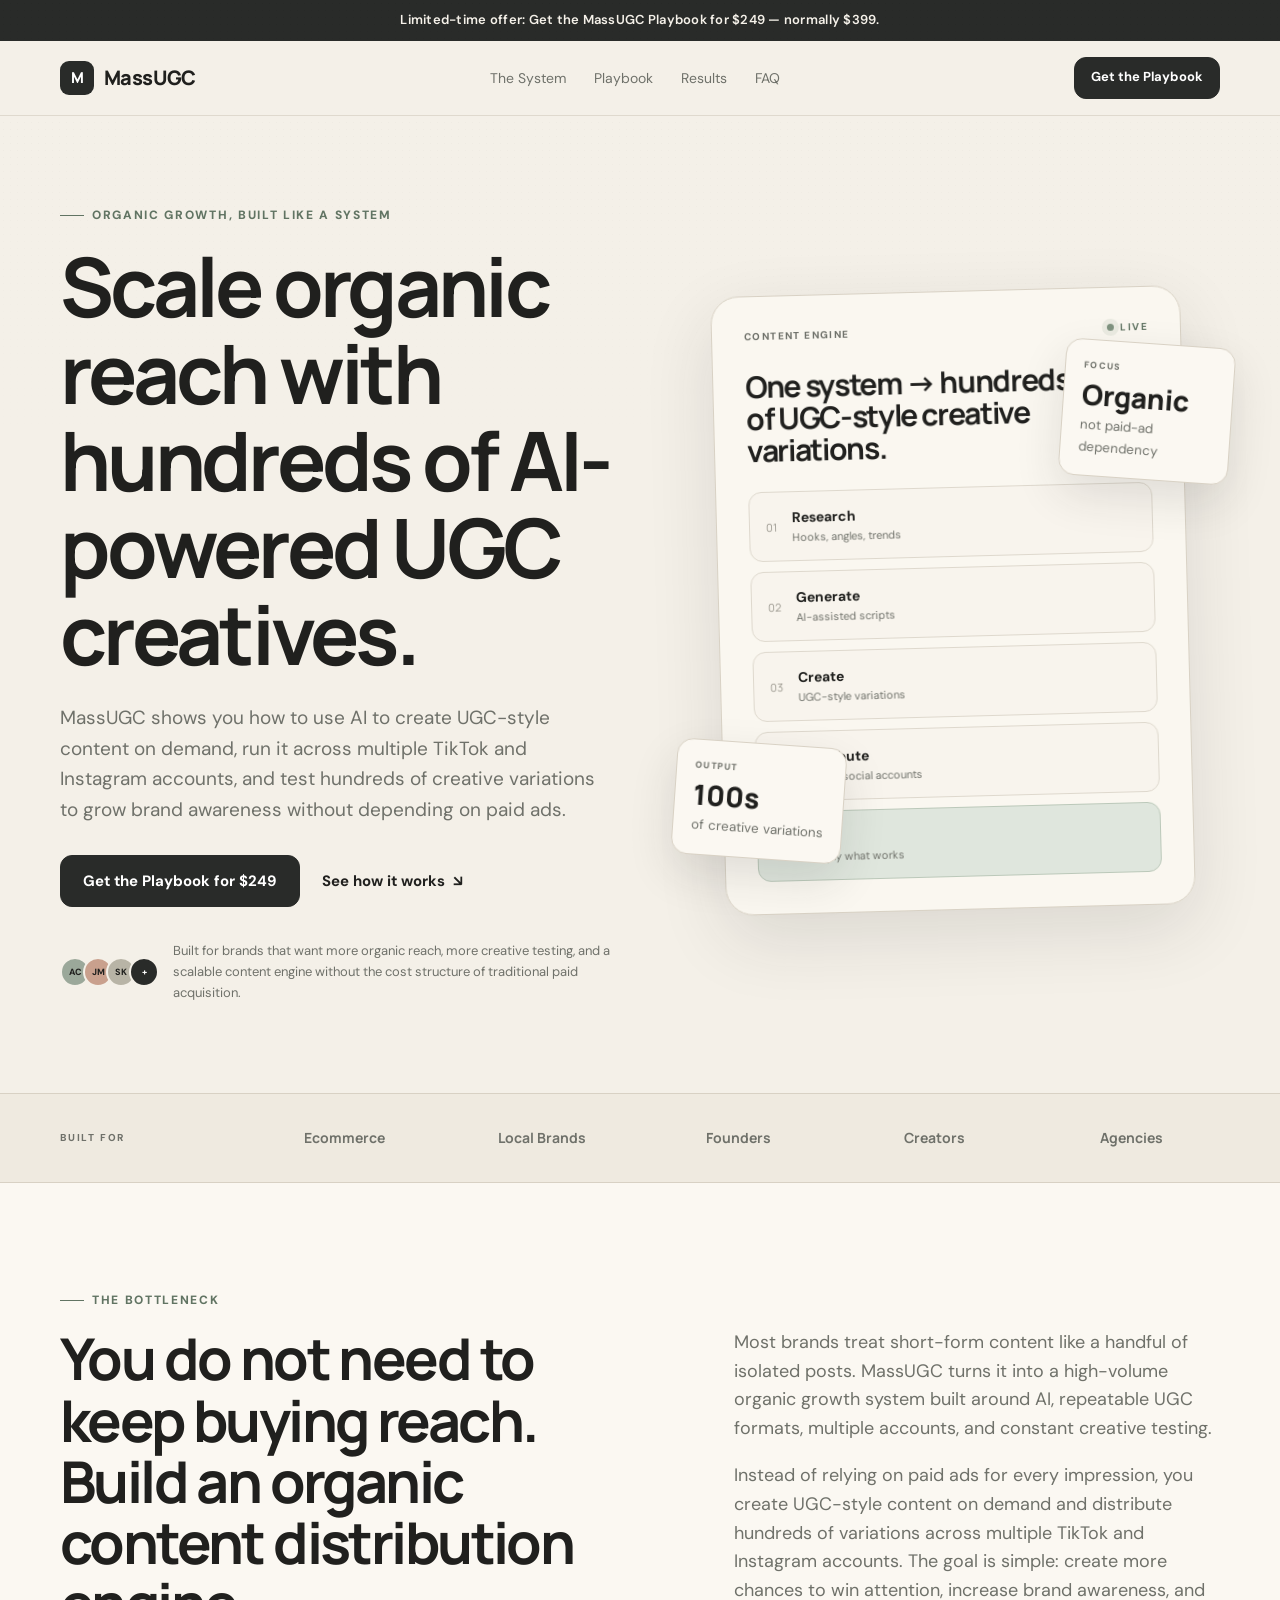
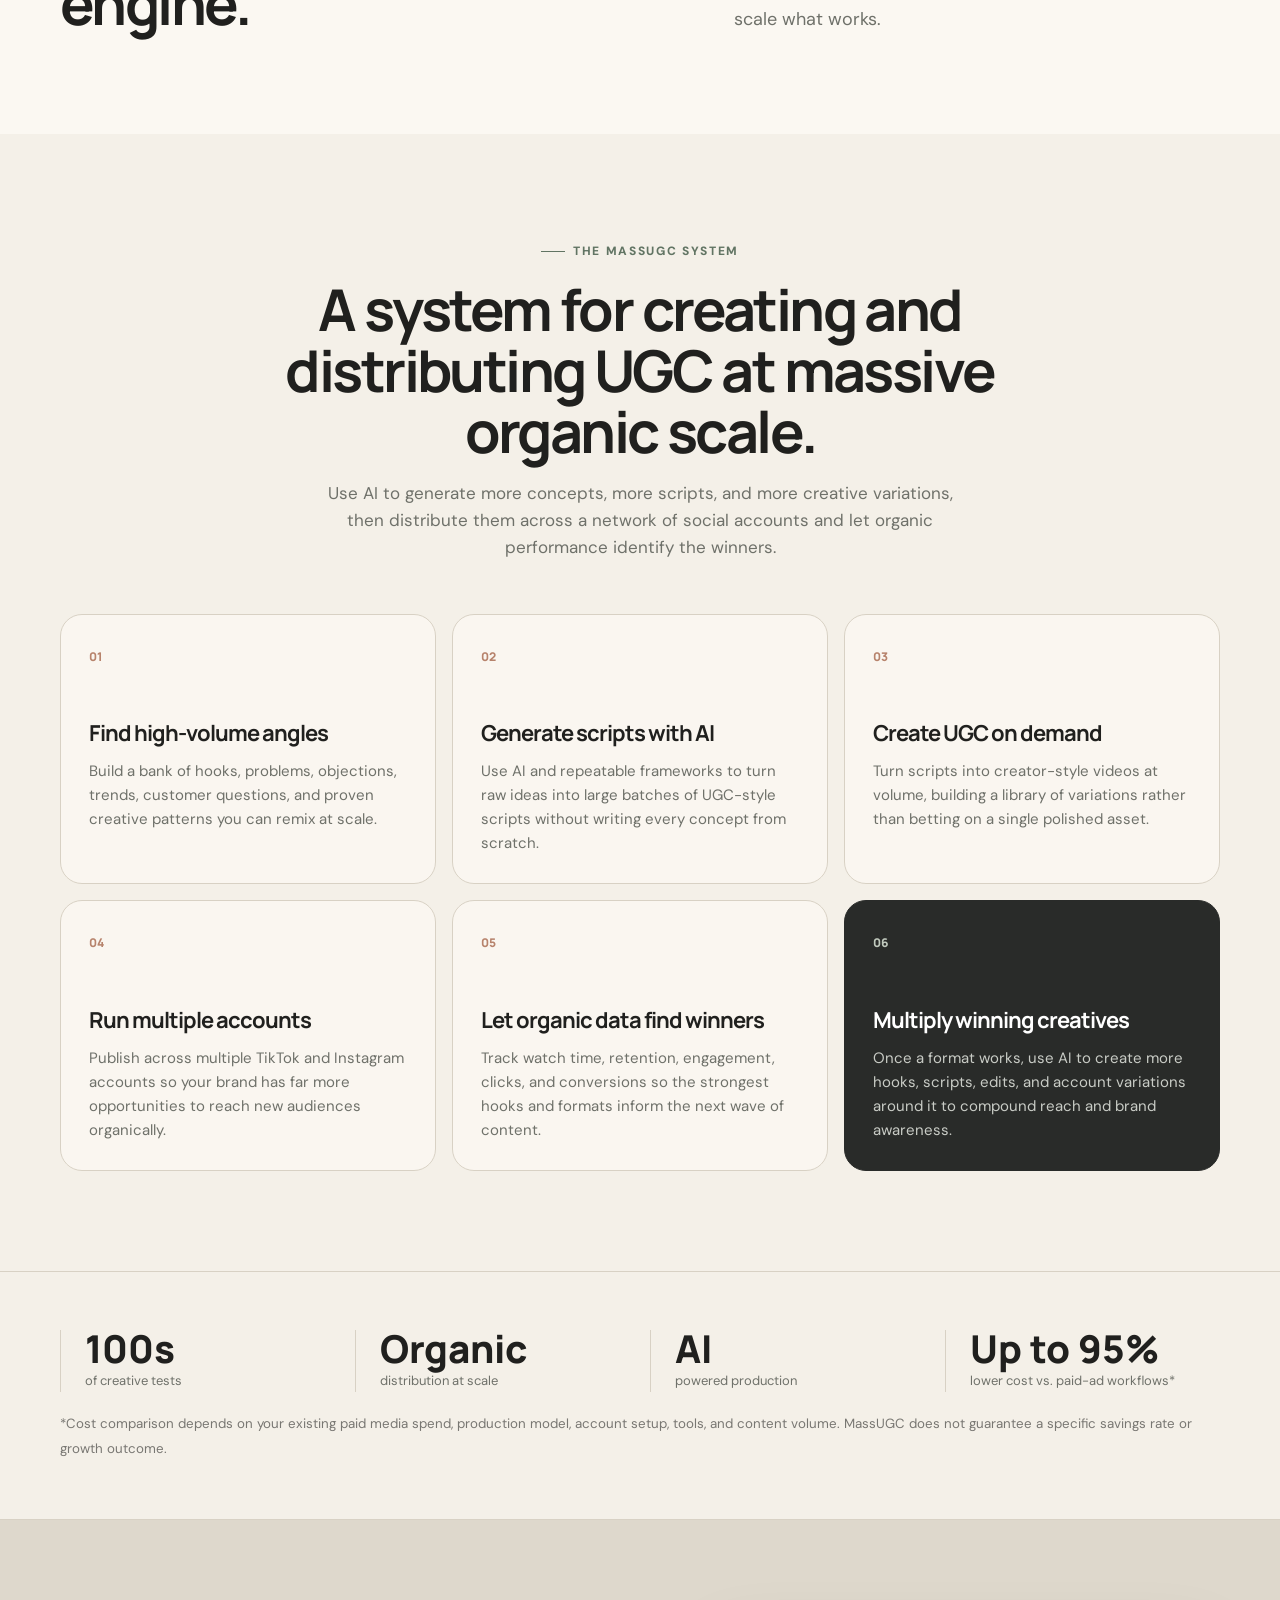
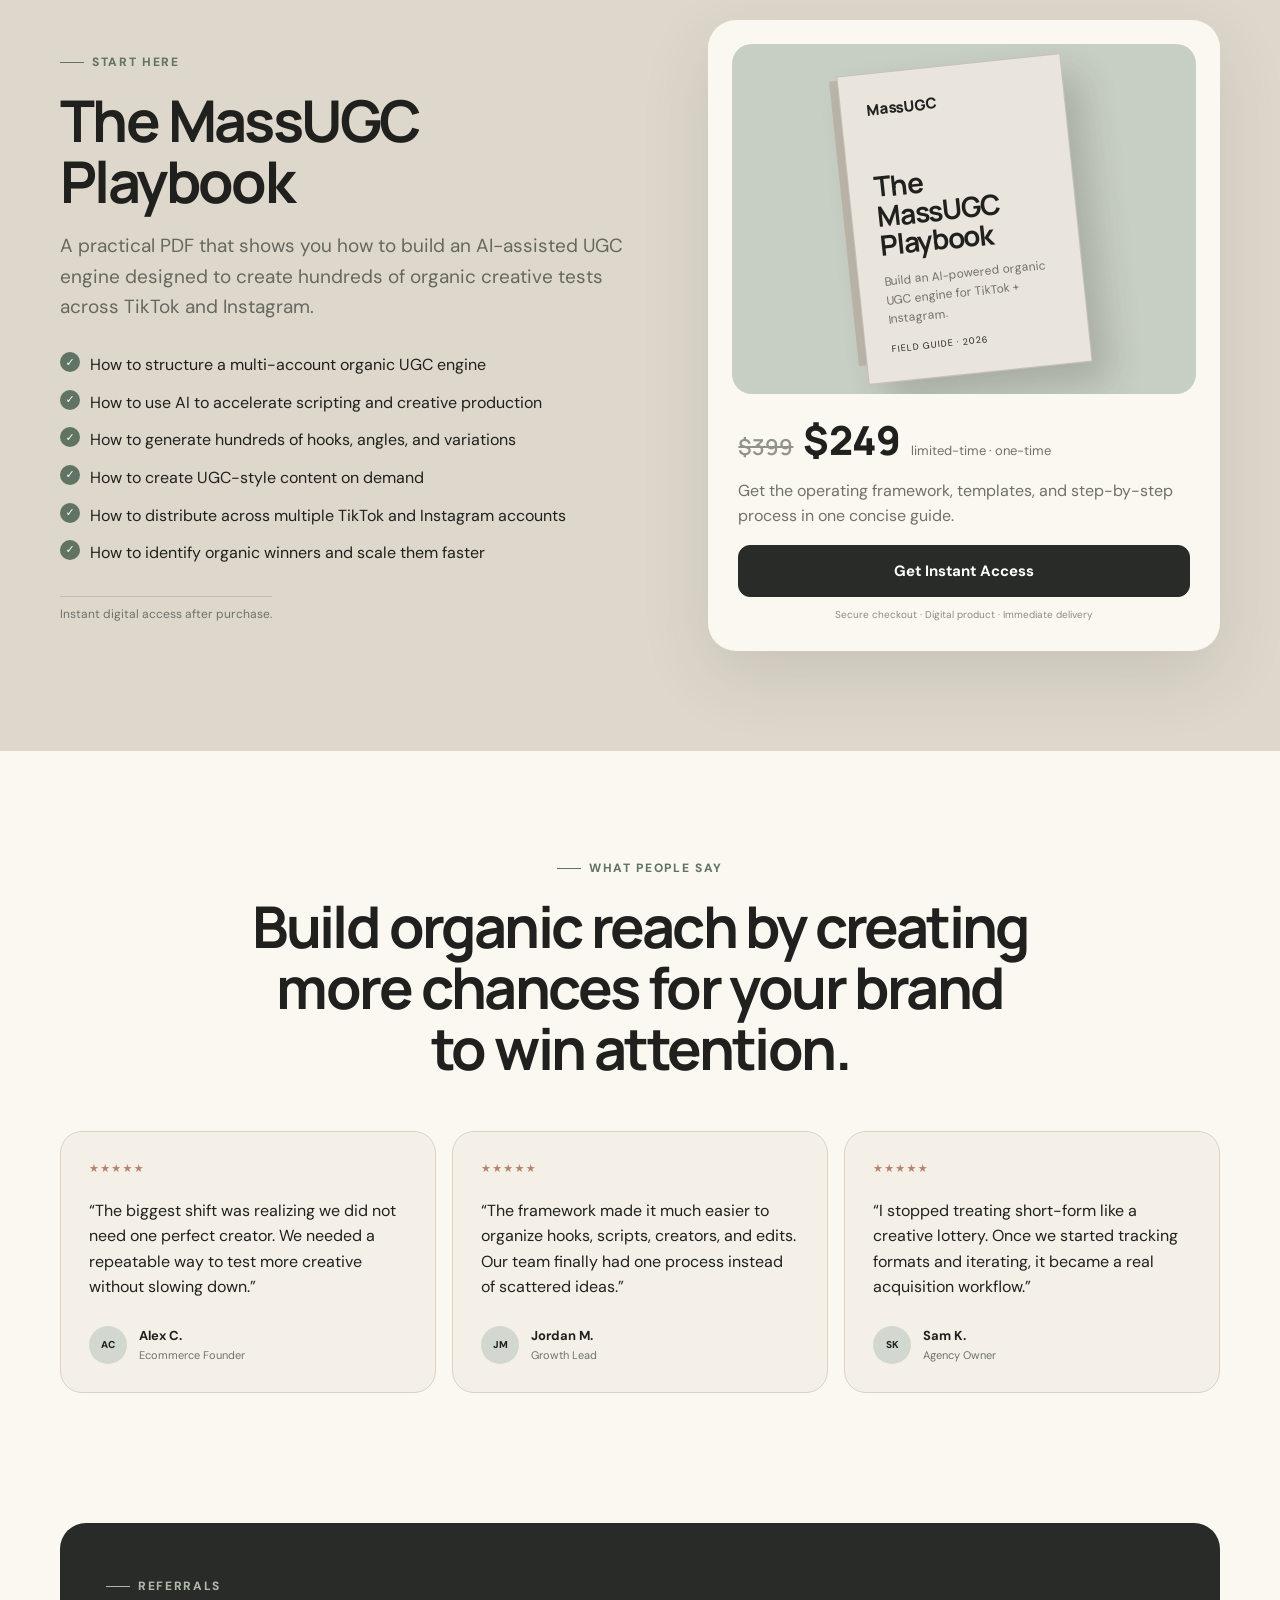
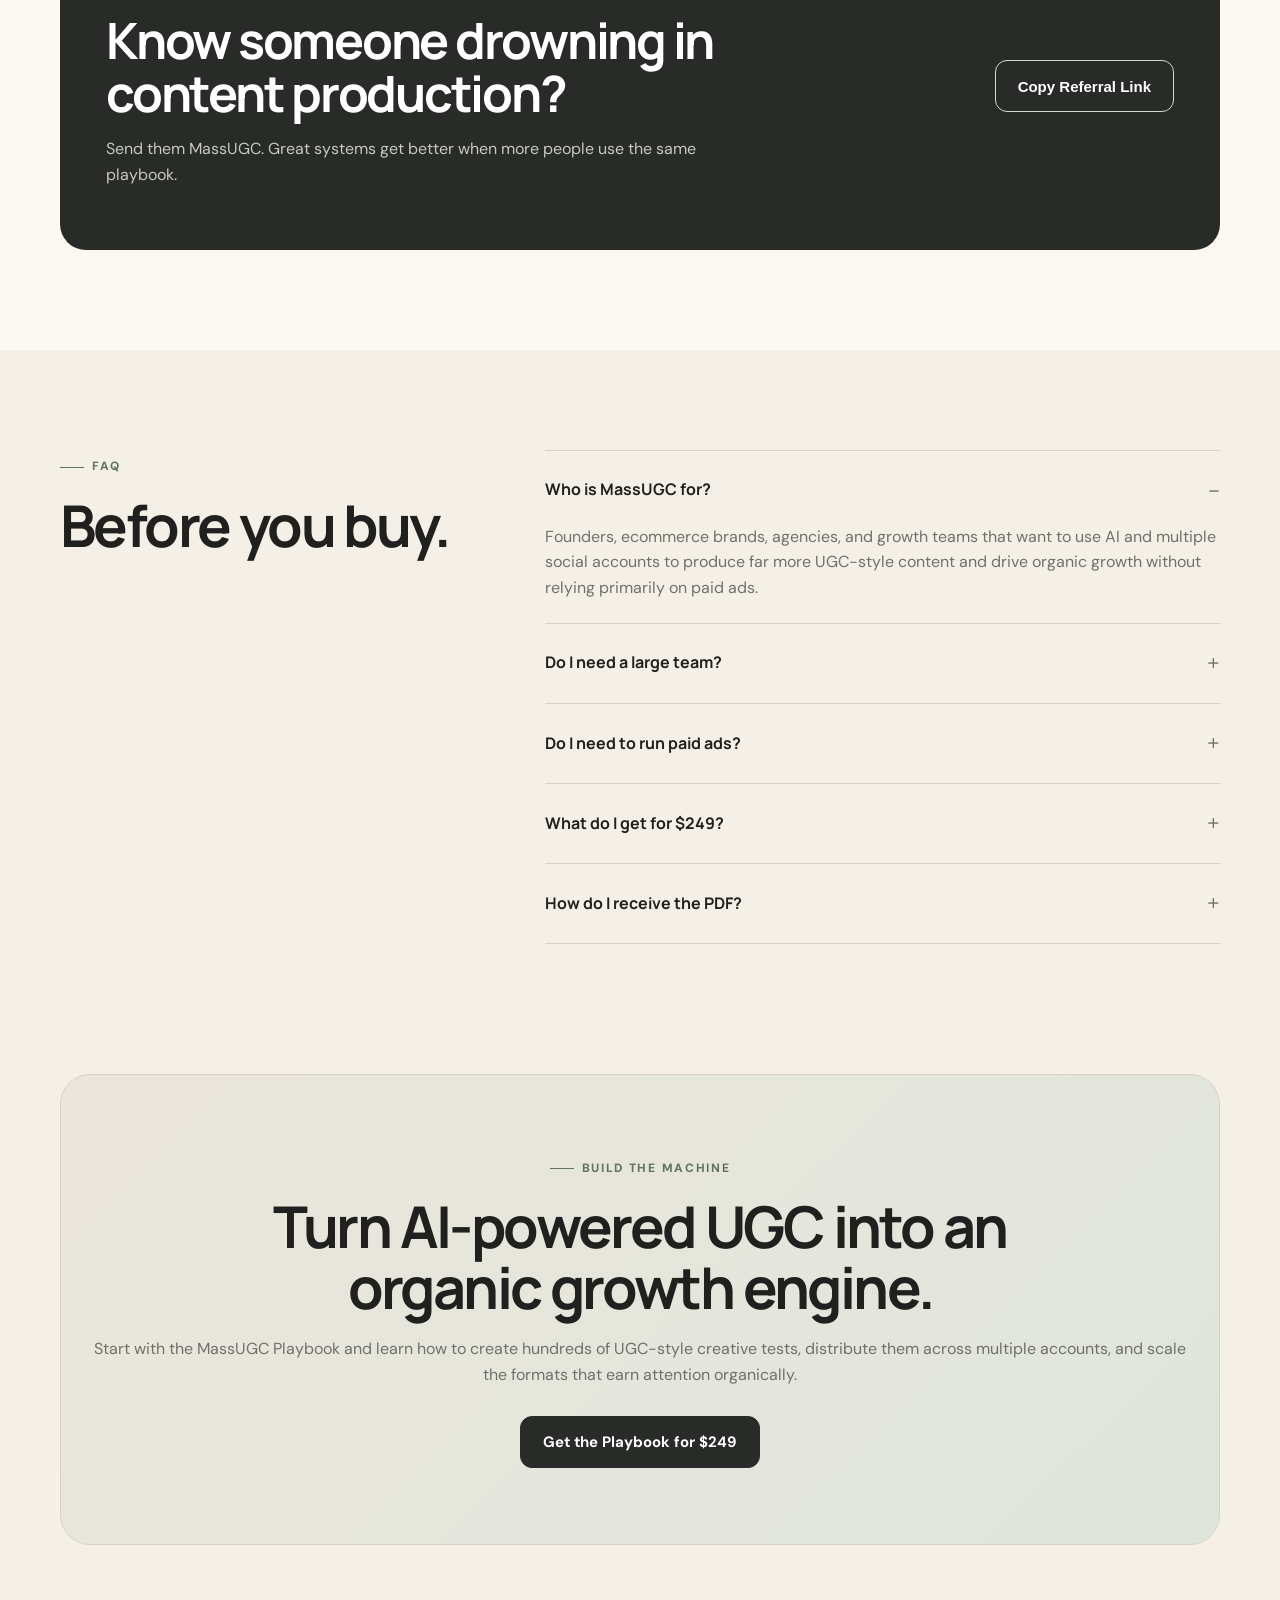
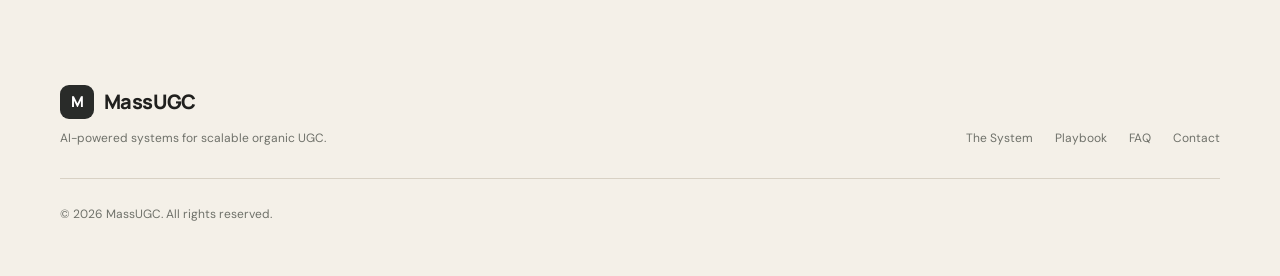
<file: index.html>
<!DOCTYPE html>
<html lang="en">
<head>
  <meta charset="UTF-8" />
  <meta name="viewport" content="width=device-width, initial-scale=1.0" />
  <title>MassUGC — Build a Scalable UGC Content Engine</title>
  <meta name="description" content="MassUGC shows brands how to use AI to create UGC-style content on demand, distribute hundreds of creative variations across multiple TikTok and Instagram accounts, and drive organic growth without relying on paid ads." />
  <link rel="preconnect" href="https://fonts.googleapis.com">
  <link rel="preconnect" href="https://fonts.gstatic.com" crossorigin>
  <link href="https://fonts.googleapis.com/css2?family=DM+Sans:wght@400;500;600;700&family=Manrope:wght@500;600;700;800&display=swap" rel="stylesheet">
  <style>
:root {
  --bg: #f4f0e8;
  --bg-2: #ebe5da;
  --card: #fbf8f2;
  --ink: #20201e;
  --muted: #6f716a;
  --line: #d8d1c4;
  --sage: #7f927f;
  --sage-dark: #617463;
  --clay: #b7836c;
  --charcoal: #292b29;
  --shadow: 0 24px 70px rgba(43, 43, 38, .12);
  --radius: 22px;
  --radius-sm: 14px;
}

* { box-sizing: border-box; }
html { scroll-behavior: smooth; }
body {
  margin: 0;
  font-family: "DM Sans", system-ui, sans-serif;
  color: var(--ink);
  background: var(--bg);
  line-height: 1.6;
  -webkit-font-smoothing: antialiased;
}
body::before {
  content: "";
  position: fixed;
  inset: 0;
  pointer-events: none;
  opacity: .16;
  background-image: radial-gradient(rgba(32,32,30,.25) .45px, transparent .45px);
  background-size: 7px 7px;
  mask-image: linear-gradient(to bottom, rgba(0,0,0,.7), transparent 55%);
}

a { color: inherit; text-decoration: none; }
button, a { -webkit-tap-highlight-color: transparent; }
.container { width: min(1160px, calc(100% - 40px)); margin: 0 auto; }
.section { padding: 100px 0; }

.announcement {
  padding: 10px 20px;
  text-align: center;
  font-size: 13px;
  font-weight: 600;
  letter-spacing: .02em;
  background: var(--charcoal);
  color: #f6f2ea;
}

.nav-wrap {
  position: sticky;
  top: 0;
  z-index: 50;
  background: rgba(244, 240, 232, .86);
  backdrop-filter: blur(14px);
  border-bottom: 1px solid rgba(216, 209, 196, .75);
}
.nav { height: 74px; display: flex; align-items: center; justify-content: space-between; gap: 20px; }
.brand { display: inline-flex; align-items: center; gap: 10px; font-family: "Manrope", sans-serif; font-weight: 800; font-size: 20px; letter-spacing: -.03em; }
.brand-mark { width: 34px; height: 34px; border-radius: 9px; display: grid; place-items: center; background: var(--charcoal); color: white; font-size: 15px; }
.nav-links { display: flex; gap: 28px; font-size: 14px; color: var(--muted); }
.nav-links a:hover { color: var(--ink); }

.btn {
  display: inline-flex;
  align-items: center;
  justify-content: center;
  min-height: 52px;
  padding: 0 22px;
  border-radius: 12px;
  background: var(--charcoal);
  color: #fff;
  font-weight: 700;
  font-size: 15px;
  border: 1px solid var(--charcoal);
  transition: .2s ease;
  cursor: pointer;
}
.btn:hover { transform: translateY(-2px); box-shadow: 0 12px 26px rgba(41,43,41,.16); }
.btn-small { min-height: 42px; padding: 0 16px; font-size: 13px; }
.btn-secondary { background: transparent; color: var(--ink); border-color: var(--ink); }
.btn-full { width: 100%; }
.text-link { font-weight: 700; font-size: 15px; }
.text-link span { display: inline-block; margin-left: 4px; transition: transform .2s; }
.text-link:hover span { transform: translate(3px, 3px); }

.hero { padding-top: 82px; padding-bottom: 90px; overflow: hidden; }
.hero-grid { display: grid; grid-template-columns: 1.02fr .98fr; gap: 70px; align-items: center; }
.eyebrow { display: inline-flex; align-items: center; gap: 8px; margin-bottom: 18px; text-transform: uppercase; letter-spacing: .14em; font-size: 12px; font-weight: 800; color: var(--sage-dark); }
.eyebrow::before { content: ""; width: 24px; height: 1px; background: currentColor; }
h1, h2, h3 { font-family: "Manrope", sans-serif; margin: 0; line-height: 1.06; letter-spacing: -.045em; }
h1 { font-size: clamp(50px, 6.5vw, 82px); max-width: 830px; }
h2 { font-size: clamp(38px, 4.5vw, 58px); }
h3 { font-size: 22px; }
.hero-sub { max-width: 700px; font-size: 19px; color: var(--muted); margin: 26px 0 30px; }
.hero-actions { display: flex; align-items: center; gap: 22px; flex-wrap: wrap; }
.mini-proof { display: flex; align-items: center; gap: 14px; margin-top: 34px; max-width: 620px; }
.mini-proof p { margin: 0; font-size: 13px; color: var(--muted); }
.avatars { display: flex; }
.avatars span { width: 30px; height: 30px; border-radius: 50%; display: grid; place-items: center; margin-left: -7px; background: #d9d1c4; border: 2px solid var(--bg); font-size: 9px; font-weight: 800; }
.avatars span:first-child { margin-left: 0; background: #9ba89a; }
.avatars span:nth-child(2) { background: #c9a08d; }
.avatars span:nth-child(3) { background: #b8b4a6; }
.avatars span:last-child { background: var(--charcoal); color: white; }

.hero-visual { position: relative; min-height: 520px; display: grid; place-items: center; }
.visual-card { border: 1px solid var(--line); background: rgba(251,248,242,.86); backdrop-filter: blur(8px); box-shadow: var(--shadow); }
.main-card { width: min(100%, 470px); border-radius: 28px; padding: 32px; transform: rotate(-1.5deg); }
.card-topline { display: flex; align-items: center; justify-content: space-between; font-size: 10px; letter-spacing: .14em; font-weight: 800; color: var(--muted); }
.status-dot { color: var(--sage-dark); }
.status-dot::before { content: ""; display: inline-block; width: 7px; height: 7px; border-radius: 50%; margin-right: 6px; background: var(--sage); box-shadow: 0 0 0 5px rgba(127,146,127,.12); }
.main-card h3 { font-size: 30px; margin: 26px 0; max-width: 340px; }
.content-flow { display: grid; gap: 10px; }
.flow-item { display: flex; align-items: center; gap: 15px; padding: 14px 16px; border: 1px solid #ded8cd; border-radius: 13px; background: #f8f4ed; }
.flow-item > span { font-family: "Manrope"; color: #99968d; font-size: 11px; }
.flow-item div { display: grid; }
.flow-item strong { font-size: 14px; }
.flow-item small { color: var(--muted); font-size: 11px; }
.flow-item.active { background: #dfe6dd; border-color: #bbc8b9; }
.floating-card { position: absolute; width: 170px; padding: 18px; border-radius: 16px; border: 1px solid var(--line); background: var(--card); box-shadow: 0 18px 45px rgba(43,43,38,.12); display: grid; }
.floating-card .kicker { font-size: 9px; letter-spacing: .14em; font-weight: 800; color: var(--muted); }
.floating-card strong { font: 800 28px/1 "Manrope"; margin: 8px 0 6px; }
.floating-card small { color: var(--muted); }
.fc-one { left: -12px; bottom: 52px; transform: rotate(4deg); }
.fc-two { right: -12px; top: 52px; transform: rotate(4deg); }

.trust-strip { border-top: 1px solid var(--line); border-bottom: 1px solid var(--line); background: rgba(235,229,218,.55); }
.trust-grid { min-height: 88px; display: grid; grid-template-columns: repeat(6, 1fr); align-items: center; gap: 20px; color: #6f716a; }
.trust-grid span { font-size: 10px; letter-spacing: .18em; font-weight: 800; }
.trust-grid strong { font-family: "Manrope"; font-size: 14px; text-align: center; }

.split-grid { display: grid; grid-template-columns: 1.1fr .9fr; gap: 80px; }
.problem-section { background: var(--card); }
.problem-copy { align-self: end; font-size: 18px; color: var(--muted); }
.problem-copy p:last-child { margin-bottom: 0; }
.centered { text-align: center; max-width: 780px; margin: 0 auto 52px; }
.centered .eyebrow { justify-content: center; }
.centered p { color: var(--muted); font-size: 17px; max-width: 650px; margin: 18px auto 0; }

.steps-grid { display: grid; grid-template-columns: repeat(3, 1fr); gap: 16px; }
.step-card { min-height: 260px; padding: 28px; border: 1px solid var(--line); border-radius: var(--radius); background: rgba(251,248,242,.76); }
.step-card .step-num { font-family: "Manrope"; font-size: 12px; font-weight: 800; color: var(--clay); }
.step-card h3 { margin: 54px 0 14px; }
.step-card p { margin: 0; color: var(--muted); font-size: 15px; }
.accent-card { background: var(--charcoal); color: #fff; border-color: var(--charcoal); }
.accent-card p { color: #c9ccc6; }
.accent-card .step-num { color: #c0c9bd; }

.outcomes-section { padding: 58px 0; border-top: 1px solid var(--line); border-bottom: 1px solid var(--line); }
.outcomes-grid { display: grid; grid-template-columns: repeat(4, 1fr); gap: 20px; }
.outcome-stat { display: grid; gap: 2px; padding-left: 24px; border-left: 1px solid var(--line); }
.outcome-stat strong { font: 800 clamp(30px, 3vw, 42px)/1 "Manrope"; }
.outcome-stat span { color: var(--muted); font-size: 13px; }

.playbook-section { background: #ded8cc; }
.playbook-grid { display: grid; grid-template-columns: 1fr .9fr; gap: 80px; align-items: center; }
.playbook-copy .lead { font-size: 19px; color: #666860; max-width: 620px; }
.check-list { list-style: none; padding: 0; margin: 30px 0; display: grid; gap: 12px; }
.check-list li { position: relative; padding-left: 30px; }
.check-list li::before { content: "✓"; position: absolute; left: 0; top: 0; width: 20px; height: 20px; border-radius: 50%; display: grid; place-items: center; background: var(--sage-dark); color: white; font-size: 11px; }
.guarantee-note { display: inline-block; font-size: 12px; color: var(--muted); padding-top: 8px; border-top: 1px solid rgba(32,32,30,.15); }
.offer-card { background: var(--card); border-radius: 28px; padding: 24px; box-shadow: var(--shadow); }
.product-mockup { height: 350px; border-radius: 20px; background: #c7cec3; display: grid; place-items: center; overflow: hidden; position: relative; }
.mock-cover { width: 225px; min-height: 285px; padding: 25px; background: #eae5dc; border: 1px solid rgba(32,32,30,.18); box-shadow: 16px 22px 36px rgba(43,43,38,.2); transform: rotate(-6deg); display: flex; flex-direction: column; }
.mock-cover > span { font: 800 15px "Manrope"; }
.mock-cover h3 { margin-top: 52px; font-size: 28px; }
.mock-cover p { font-size: 12px; color: var(--muted); }
.mock-cover small { margin-top: auto; font-size: 9px; letter-spacing: .12em; }
.mock-spine { position: absolute; width: 18px; height: 286px; background: #bcb5aa; transform: translate(-111px, 4px) rotate(-6deg); z-index: 0; }
.offer-content { padding: 26px 6px 4px; }
.price-row { display: flex; align-items: baseline; gap: 10px; flex-wrap: wrap; }
.original-price { color: var(--muted); font: 600 22px/1 "Manrope"; text-decoration: line-through; opacity: .75; }
.price { font: 800 40px/1 "Manrope"; }
.price-note { color: var(--muted); font-size: 13px; }
.offer-content > p { color: var(--muted); }
.secure-note { display: block; text-align: center; margin-top: 10px; color: #8a8b84; font-size: 10px; }

.proof-section { background: var(--card); }
.testimonial-disclaimer { font-size: 12px !important; color: #8d7d74 !important; }
.testimonial-grid { display: grid; grid-template-columns: repeat(3, 1fr); gap: 16px; }
.testimonial-card { padding: 28px; border: 1px solid var(--line); border-radius: var(--radius); background: var(--bg); }
.stars { color: var(--clay); letter-spacing: .12em; font-size: 11px; }
.testimonial-card > p { margin: 20px 0 26px; font-size: 16px; }
.person { display: flex; align-items: center; gap: 12px; }
.person > span { width: 38px; height: 38px; border-radius: 50%; display: grid; place-items: center; background: #d2d8cf; font-size: 10px; font-weight: 800; }
.person div { display: grid; }
.person strong { font-size: 13px; }
.person small { color: var(--muted); font-size: 11px; }

.referral-section { padding-top: 30px; background: var(--card); }
.referral-card { padding: 46px; border-radius: 26px; background: var(--charcoal); color: white; display: flex; align-items: center; justify-content: space-between; gap: 40px; }
.referral-card h2 { font-size: clamp(34px, 4vw, 50px); max-width: 700px; }
.referral-card p { color: #c6c8c3; max-width: 650px; }
.referral-card .eyebrow { color: #aeb9aa; }
.referral-card .btn-secondary { color: white; border-color: #d6d8d3; white-space: nowrap; }

.faq-grid { display: grid; grid-template-columns: .6fr 1fr; gap: 80px; }
.faq-list { border-top: 1px solid var(--line); }
details { border-bottom: 1px solid var(--line); padding: 22px 0; }
summary { cursor: pointer; list-style: none; display: flex; align-items: center; justify-content: space-between; gap: 20px; font-family: "Manrope"; font-weight: 700; }
summary::-webkit-details-marker { display: none; }
summary::after { content: "+"; font-size: 22px; font-weight: 400; color: var(--muted); }
details[open] summary::after { content: "–"; }
details p { color: var(--muted); max-width: 720px; margin-bottom: 0; }

.final-cta-section { padding-top: 30px; }
.final-cta { text-align: center; padding: 76px 30px; border: 1px solid var(--line); border-radius: 30px; background: linear-gradient(135deg, #ebe6dc, #dfe5dc); }
.final-cta .eyebrow { justify-content: center; }
.final-cta h2 { max-width: 780px; margin: 0 auto; }
.final-cta p { color: var(--muted); margin: 18px auto 28px; }

footer { padding: 40px 0 52px; }
.footer-grid { display: grid; grid-template-columns: 1fr auto; gap: 30px; align-items: end; }
.footer-brand { margin-bottom: 10px; }
.footer-grid p { color: var(--muted); font-size: 12px; margin: 0; }
.footer-links { display: flex; gap: 22px; font-size: 12px; color: var(--muted); }
.copyright { grid-column: 1 / -1; padding-top: 26px; border-top: 1px solid var(--line); }

.toast { position: fixed; left: 50%; bottom: 28px; transform: translate(-50%, 20px); opacity: 0; pointer-events: none; padding: 12px 18px; border-radius: 10px; background: var(--charcoal); color: white; font-size: 13px; box-shadow: var(--shadow); transition: .2s ease; z-index: 80; }
.toast.show { opacity: 1; transform: translate(-50%, 0); }

.reveal { opacity: 0; transform: translateY(18px); transition: opacity .7s ease, transform .7s ease; }
.reveal.visible { opacity: 1; transform: translateY(0); }
.delay-1 { transition-delay: .08s; }
.delay-2 { transition-delay: .16s; }

@media (max-width: 980px) {
  .nav-links { display: none; }
  .hero-grid, .playbook-grid, .split-grid, .faq-grid { grid-template-columns: 1fr; gap: 48px; }
  .hero { padding-top: 60px; }
  .hero-visual { min-height: 470px; }
  .steps-grid, .testimonial-grid { grid-template-columns: repeat(2, 1fr); }
  .trust-grid { grid-template-columns: repeat(3, 1fr); padding: 20px 0; }
  .trust-grid span { text-align: center; }
  .outcomes-grid { grid-template-columns: repeat(2, 1fr); row-gap: 28px; }
  .referral-card { align-items: flex-start; flex-direction: column; }
}

@media (max-width: 640px) {
  .container { width: min(100% - 28px, 1160px); }
  .section { padding: 74px 0; }
  .announcement { font-size: 11px; }
  .nav { height: 66px; }
  .nav .btn-small { display: none; }
  h1 { font-size: 46px; }
  h2 { font-size: 38px; }
  .hero-sub { font-size: 17px; }
  .hero-actions { align-items: flex-start; flex-direction: column; }
  .hero-visual { min-height: 430px; }
  .main-card { padding: 24px; }
  .main-card h3 { font-size: 26px; }
  .floating-card { width: 145px; padding: 14px; }
  .floating-card strong { font-size: 23px; }
  .fc-one { left: -4px; bottom: 14px; }
  .fc-two { right: -4px; top: 15px; }
  .steps-grid, .testimonial-grid, .outcomes-grid { grid-template-columns: 1fr; }
  .step-card { min-height: 225px; }
  .trust-grid { grid-template-columns: repeat(2, 1fr); }
  .trust-grid span { grid-column: 1 / -1; }
  .offer-card { padding: 14px; }
  .product-mockup { height: 310px; }
  .referral-card { padding: 34px 24px; }
  .final-cta { padding: 56px 22px; }
  .footer-grid { grid-template-columns: 1fr; align-items: start; }
  .footer-links { flex-wrap: wrap; }
}

  </style>
</head>
<body>
  <div class="announcement">Limited-time offer: Get the MassUGC Playbook for $249 — normally $399.</div>

  <header class="nav-wrap">
    <nav class="nav container">
      <a href="#top" class="brand" aria-label="MassUGC home">
        <span class="brand-mark">M</span>
        <span>MassUGC</span>
      </a>
      <div class="nav-links">
        <a href="#system">The System</a>
        <a href="#playbook">Playbook</a>
        <a href="#proof">Results</a>
        <a href="#faq">FAQ</a>
      </div>
      <a class="btn btn-small" href="https://buy.stripe.com/14AeVcgPPcWv8zv0Kf0oM02">Get the Playbook</a>
    </nav>
  </header>

  <main id="top">
    <section class="hero section">
      <div class="container hero-grid">
        <div class="hero-copy reveal">
          <span class="eyebrow">Organic growth, built like a system</span>
          <h1>Scale organic reach with hundreds of AI-powered UGC creatives.</h1>
          <p class="hero-sub">MassUGC shows you how to use AI to create UGC-style content on demand, run it across multiple TikTok and Instagram accounts, and test hundreds of creative variations to grow brand awareness without depending on paid ads.</p>
          <div class="hero-actions">
            <a class="btn" href="https://buy.stripe.com/14AeVcgPPcWv8zv0Kf0oM02">Get the Playbook for $249</a>
            <a class="text-link" href="#system">See how it works <span>↘</span></a>
          </div>
          <div class="mini-proof">
            <div class="avatars" aria-hidden="true">
              <span>AC</span><span>JM</span><span>SK</span><span>+</span>
            </div>
            <p>Built for brands that want more organic reach, more creative testing, and a scalable content engine without the cost structure of traditional paid acquisition.</p>
          </div>
        </div>

        <div class="hero-visual reveal delay-1" aria-label="MassUGC content workflow visual">
          <div class="visual-card main-card">
            <div class="card-topline"><span>CONTENT ENGINE</span><span class="status-dot">LIVE</span></div>
            <h3>One system → hundreds of UGC-style creative variations.</h3>
            <div class="content-flow">
              <div class="flow-item"><span>01</span><div><strong>Research</strong><small>Hooks, angles, trends</small></div></div>
              <div class="flow-item"><span>02</span><div><strong>Generate</strong><small>AI-assisted scripts</small></div></div>
              <div class="flow-item"><span>03</span><div><strong>Create</strong><small>UGC-style variations</small></div></div>
              <div class="flow-item"><span>04</span><div><strong>Distribute</strong><small>Multiple social accounts</small></div></div>
              <div class="flow-item active"><span>05</span><div><strong>Scale</strong><small>Multiply what works</small></div></div>
            </div>
          </div>
          <div class="floating-card fc-one"><span class="kicker">OUTPUT</span><strong>100s</strong><small>of creative variations</small></div>
          <div class="floating-card fc-two"><span class="kicker">FOCUS</span><strong>Organic</strong><small>not paid-ad dependency</small></div>
        </div>
      </div>
    </section>

    <section class="trust-strip">
      <div class="container trust-grid">
        <span>BUILT FOR</span>
        <strong>Ecommerce</strong>
        <strong>Local Brands</strong>
        <strong>Founders</strong>
        <strong>Creators</strong>
        <strong>Agencies</strong>
      </div>
    </section>

    <section class="section problem-section">
      <div class="container split-grid">
        <div class="section-heading reveal">
          <span class="eyebrow">The bottleneck</span>
          <h2>You do not need to keep buying reach. Build an organic content distribution engine.</h2>
        </div>
        <div class="problem-copy reveal delay-1">
          <p>Most brands treat short-form content like a handful of isolated posts. MassUGC turns it into a high-volume organic growth system built around AI, repeatable UGC formats, multiple accounts, and constant creative testing.</p>
          <p>Instead of relying on paid ads for every impression, you create UGC-style content on demand and distribute hundreds of variations across multiple TikTok and Instagram accounts. The goal is simple: create more chances to win attention, increase brand awareness, and scale what works.</p>
        </div>
      </div>
    </section>

    <section id="system" class="section system-section">
      <div class="container">
        <div class="section-heading centered reveal">
          <span class="eyebrow">The MassUGC system</span>
          <h2>A system for creating and distributing UGC at massive organic scale.</h2>
          <p>Use AI to generate more concepts, more scripts, and more creative variations, then distribute them across a network of social accounts and let organic performance identify the winners.</p>
        </div>

        <div class="steps-grid">
          <article class="step-card reveal">
            <span class="step-num">01</span>
            <h3>Find high-volume angles</h3>
            <p>Build a bank of hooks, problems, objections, trends, customer questions, and proven creative patterns you can remix at scale.</p>
          </article>
          <article class="step-card reveal delay-1">
            <span class="step-num">02</span>
            <h3>Generate scripts with AI</h3>
            <p>Use AI and repeatable frameworks to turn raw ideas into large batches of UGC-style scripts without writing every concept from scratch.</p>
          </article>
          <article class="step-card reveal delay-2">
            <span class="step-num">03</span>
            <h3>Create UGC on demand</h3>
            <p>Turn scripts into creator-style videos at volume, building a library of variations rather than betting on a single polished asset.</p>
          </article>
          <article class="step-card reveal">
            <span class="step-num">04</span>
            <h3>Run multiple accounts</h3>
            <p>Publish across multiple TikTok and Instagram accounts so your brand has far more opportunities to reach new audiences organically.</p>
          </article>
          <article class="step-card reveal delay-1">
            <span class="step-num">05</span>
            <h3>Let organic data find winners</h3>
            <p>Track watch time, retention, engagement, clicks, and conversions so the strongest hooks and formats inform the next wave of content.</p>
          </article>
          <article class="step-card accent-card reveal delay-2">
            <span class="step-num">06</span>
            <h3>Multiply winning creatives</h3>
            <p>Once a format works, use AI to create more hooks, scripts, edits, and account variations around it to compound reach and brand awareness.</p>
          </article>
        </div>
      </div>
    </section>

    <section class="section outcomes-section">
      <div class="container outcomes-grid">
        <div class="outcome-stat reveal"><strong>100s</strong><span>of creative tests</span></div>
        <div class="outcome-stat reveal delay-1"><strong>Organic</strong><span>distribution at scale</span></div>
        <div class="outcome-stat reveal delay-2"><strong>AI</strong><span>powered production</span></div>
        <div class="outcome-stat reveal delay-2"><strong>Up to 95%</strong><span>lower cost vs. paid-ad workflows*</span></div>
      </div>
      <div class="container" style="margin-top:18px"><small style="opacity:.58">*Cost comparison depends on your existing paid media spend, production model, account setup, tools, and content volume. MassUGC does not guarantee a specific savings rate or growth outcome.</small></div>
    </section>

    <section id="playbook" class="section playbook-section">
      <div class="container playbook-grid">
        <div class="playbook-copy reveal">
          <span class="eyebrow">Start here</span>
          <h2>The MassUGC Playbook</h2>
          <p class="lead">A practical PDF that shows you how to build an AI-assisted UGC engine designed to create hundreds of organic creative tests across TikTok and Instagram.</p>
          <ul class="check-list">
            <li>How to structure a multi-account organic UGC engine</li>
            <li>How to use AI to accelerate scripting and creative production</li>
            <li>How to generate hundreds of hooks, angles, and variations</li>
            <li>How to create UGC-style content on demand</li>
            <li>How to distribute across multiple TikTok and Instagram accounts</li>
            <li>How to identify organic winners and scale them faster</li>
          </ul>
          <div class="guarantee-note">Instant digital access after purchase.</div>
        </div>

        <div class="offer-card reveal delay-1">
          <div class="product-mockup">
            <div class="mock-spine"></div>
            <div class="mock-cover">
              <span>MassUGC</span>
              <h3>The MassUGC Playbook</h3>
              <p>Build an AI-powered organic UGC engine for TikTok + Instagram.</p>
              <small>FIELD GUIDE · 2026</small>
            </div>
          </div>
          <div class="offer-content">
            <div class="price-row"><span class="original-price">$399</span><span class="price">$249</span><span class="price-note">limited-time · one-time</span></div>
            <p>Get the operating framework, templates, and step-by-step process in one concise guide.</p>
            <a id="checkout-btn" class="btn btn-full" href="https://buy.stripe.com/14AeVcgPPcWv8zv0Kf0oM02" data-checkout-url="https://buy.stripe.com/14AeVcgPPcWv8zv0Kf0oM02">Get Instant Access</a>
            <small class="secure-note">Secure checkout · Digital product · Immediate delivery</small>
          </div>
        </div>
      </div>
    </section>

    <section id="proof" class="section proof-section">
      <div class="container">
        <div class="section-heading centered reveal">
          <span class="eyebrow">What people say</span>
          <h2>Build organic reach by creating more chances for your brand to win attention.</h2>
        </p>
        </div>
        <div class="testimonial-grid">
          <article class="testimonial-card reveal">
            <div class="stars">★★★★★</div>
            <p>“The biggest shift was realizing we did not need one perfect creator. We needed a repeatable way to test more creative without slowing down.”</p>
            <div class="person"><span>AC</span><div><strong>Alex C.</strong><small>Ecommerce Founder</small></div></div>
          </article>
          <article class="testimonial-card reveal delay-1">
            <div class="stars">★★★★★</div>
            <p>“The framework made it much easier to organize hooks, scripts, creators, and edits. Our team finally had one process instead of scattered ideas.”</p>
            <div class="person"><span>JM</span><div><strong>Jordan M.</strong><small>Growth Lead</small></div></div>
          </article>
          <article class="testimonial-card reveal delay-2">
            <div class="stars">★★★★★</div>
            <p>“I stopped treating short-form like a creative lottery. Once we started tracking formats and iterating, it became a real acquisition workflow.”</p>
            <div class="person"><span>SK</span><div><strong>Sam K.</strong><small>Agency Owner</small></div></div>
          </article>
        </div>
      </div>
    </section>

    <section class="section referral-section">
      <div class="container referral-card reveal">
        <div>
          <span class="eyebrow">Referrals</span>
          <h2>Know someone drowning in content production?</h2>
          <p>Send them MassUGC. Great systems get better when more people use the same playbook.</p>
        </div>
        <button class="btn btn-secondary" id="copy-link-btn">Copy Referral Link</button>
      </div>
    </section>

    <section id="faq" class="section faq-section">
      <div class="container faq-grid">
        <div class="section-heading reveal">
          <span class="eyebrow">FAQ</span>
          <h2>Before you buy.</h2>
        </div>
        <div class="faq-list reveal delay-1">
          <details open>
            <summary>Who is MassUGC for?</summary>
            <p>Founders, ecommerce brands, agencies, and growth teams that want to use AI and multiple social accounts to produce far more UGC-style content and drive organic growth without relying primarily on paid ads.</p>
          </details>
          <details>
            <summary>Do I need a large team?</summary>
            <p>No. The system can be run lean. The point is to create a repeatable process that works whether you are managing one creator or many.</p>
          </details>
          <details>
            <summary>Do I need to run paid ads?</summary>
            <p>No. MassUGC is built around organic distribution. The system is designed to help you create UGC-style content at volume and publish it across multiple TikTok and Instagram accounts so you can grow reach and brand awareness without having to buy every impression.</p>
          </details>
          <details>
            <summary>What do I get for $249?</summary>
            <p>A concise digital playbook explaining how to use AI, repeatable UGC formats, multiple TikTok and Instagram accounts, and organic performance data to build a scalable short-form content engine.</p>
          </details>
          <details>
            <summary>How do I receive the PDF?</summary>
            <p>Once your checkout platform is connected, customers can be redirected to the PDF or receive it automatically by email after payment.</p>
          </details>
        </div>
      </div>
    </section>

    <section class="section final-cta-section">
      <div class="container final-cta reveal">
        <span class="eyebrow">Build the machine</span>
        <h2>Turn AI-powered UGC into an organic growth engine.</h2>
        <p>Start with the MassUGC Playbook and learn how to create hundreds of UGC-style creative tests, distribute them across multiple accounts, and scale the formats that earn attention organically.</p>
        <a class="btn" href="https://buy.stripe.com/14AeVcgPPcWv8zv0Kf0oM02">Get the Playbook for $249</a>
      </div>
    </section>
  </main>

  <footer>
    <div class="container footer-grid">
      <div>
        <a href="#top" class="brand footer-brand"><span class="brand-mark">M</span><span>MassUGC</span></a>
        <p>AI-powered systems for scalable organic UGC.</p>
      </div>
      <div class="footer-links">
        <a href="#system">The System</a>
        <a href="#playbook">Playbook</a>
        <a href="#faq">FAQ</a>
        <a href="mailto:hello@massugc.com">Contact</a>
      </div>
      <p class="copyright">© <span id="year"></span> MassUGC. All rights reserved.</p>
    </div>
  </footer>

  <div class="toast" id="toast" role="status" aria-live="polite">Referral link copied.</div>

  <script>
const year = document.getElementById('year');
if (year) year.textContent = new Date().getFullYear();

const revealObserver = new IntersectionObserver((entries) => {
  entries.forEach((entry) => {
    if (entry.isIntersecting) {
      entry.target.classList.add('visible');
      revealObserver.unobserve(entry.target);
    }
  });
}, { threshold: 0.12 });

document.querySelectorAll('.reveal').forEach((el) => revealObserver.observe(el));

const checkoutBtn = document.getElementById('checkout-btn');
if (checkoutBtn) {
  checkoutBtn.addEventListener('click', (e) => {
    const url = checkoutBtn.dataset.checkoutUrl;
    if (!url || url === 'YOUR_CHECKOUT_LINK_HERE') {
      e.preventDefault();
      showToast('Add your Stripe or Gumroad checkout link in index.html.');
    }
  });
}

const copyBtn = document.getElementById('copy-link-btn');
if (copyBtn) {
  copyBtn.addEventListener('click', async () => {
    try {
      await navigator.clipboard.writeText(window.location.href.split('#')[0]);
      showToast('Referral link copied.');
    } catch {
      showToast('Copy this page URL to share MassUGC.');
    }
  });
}

function showToast(message) {
  const toast = document.getElementById('toast');
  if (!toast) return;
  toast.textContent = message;
  toast.classList.add('show');
  clearTimeout(window.__toastTimer);
  window.__toastTimer = setTimeout(() => toast.classList.remove('show'), 2200);
}

  </script>
</body>
</html>
</file>
